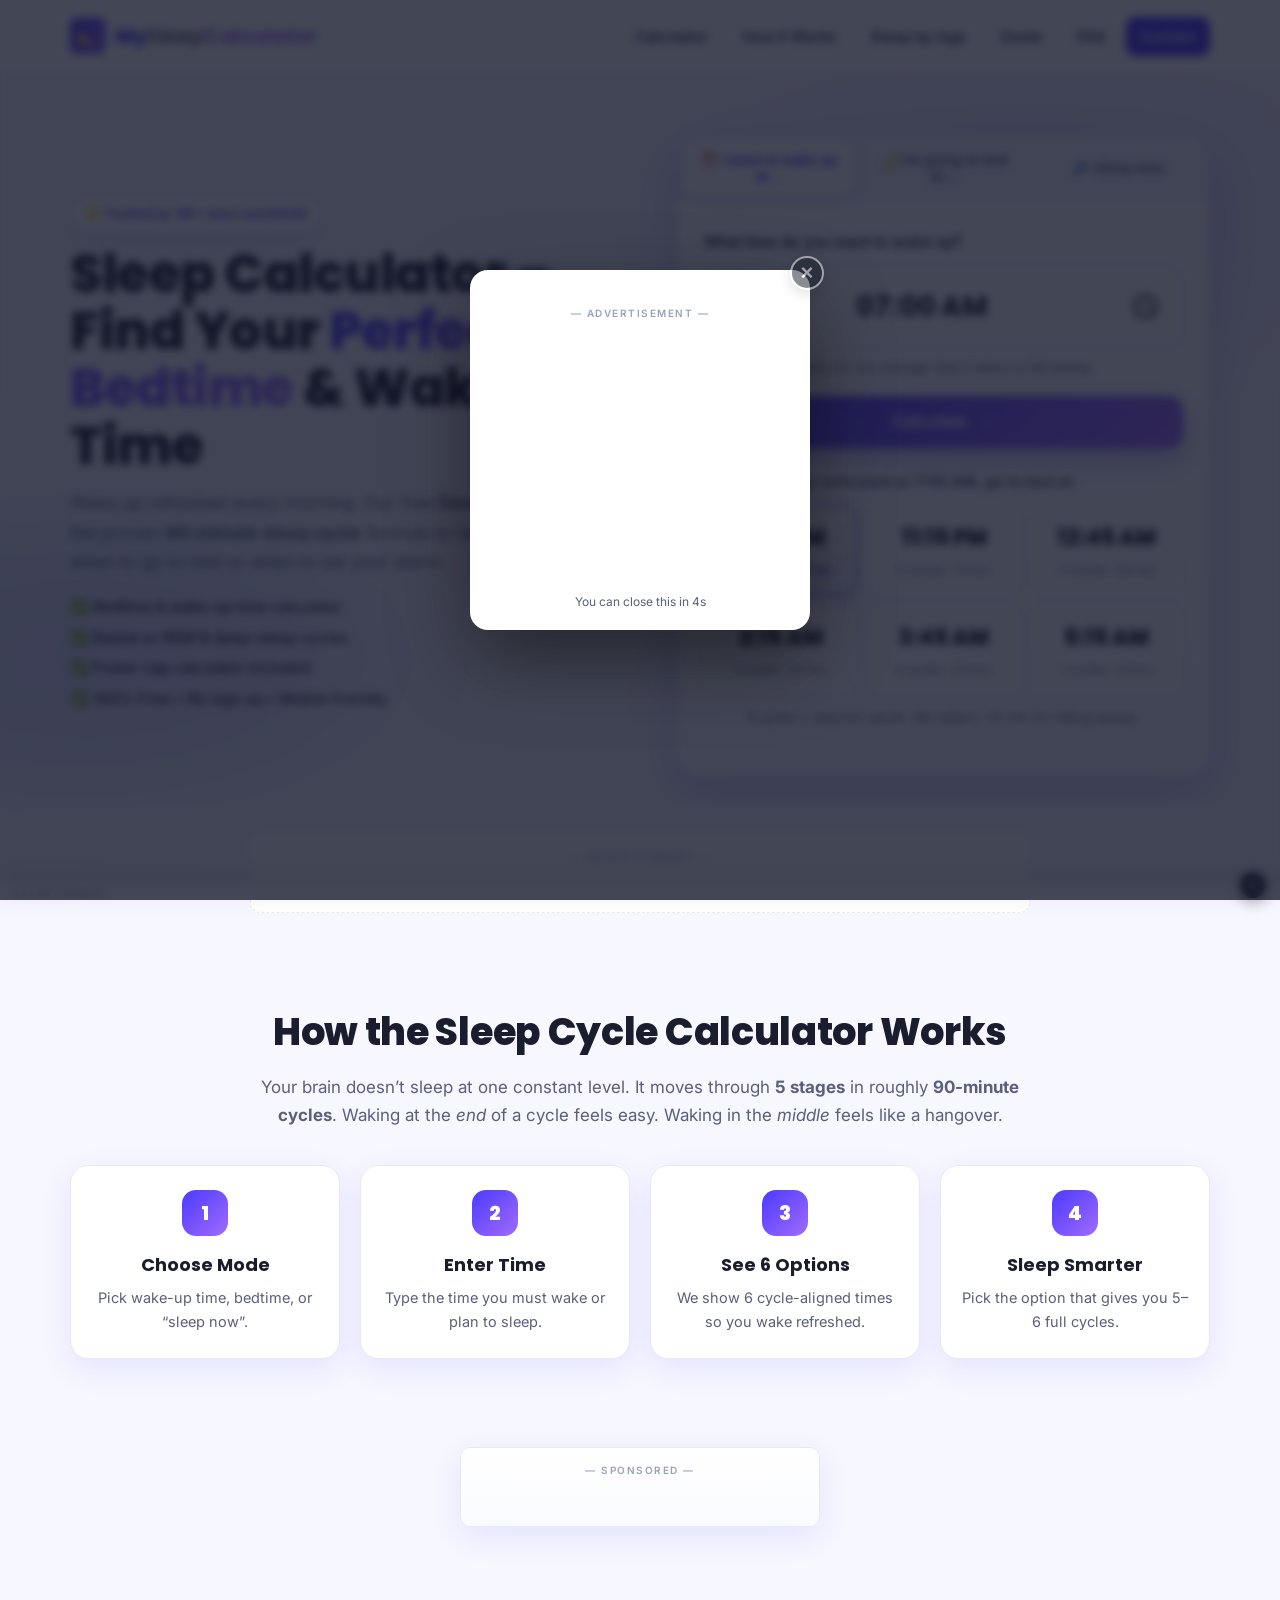
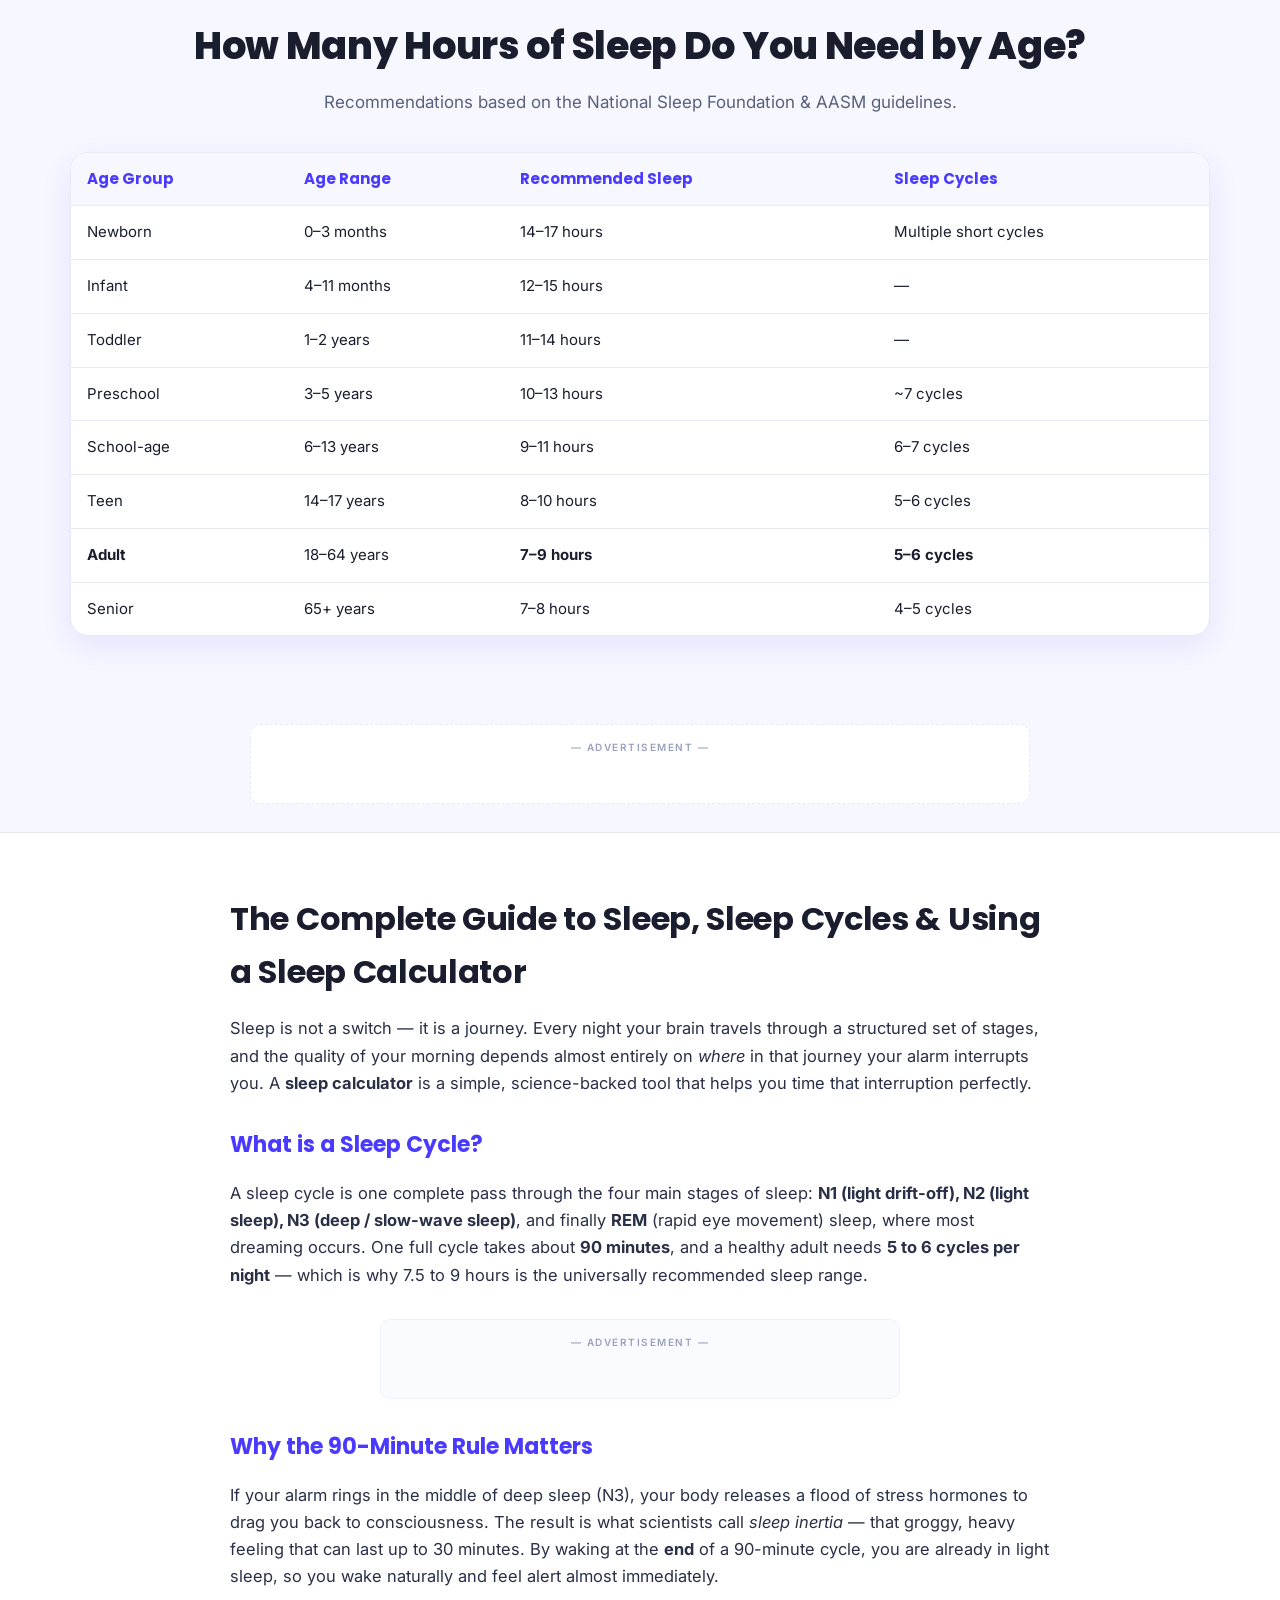
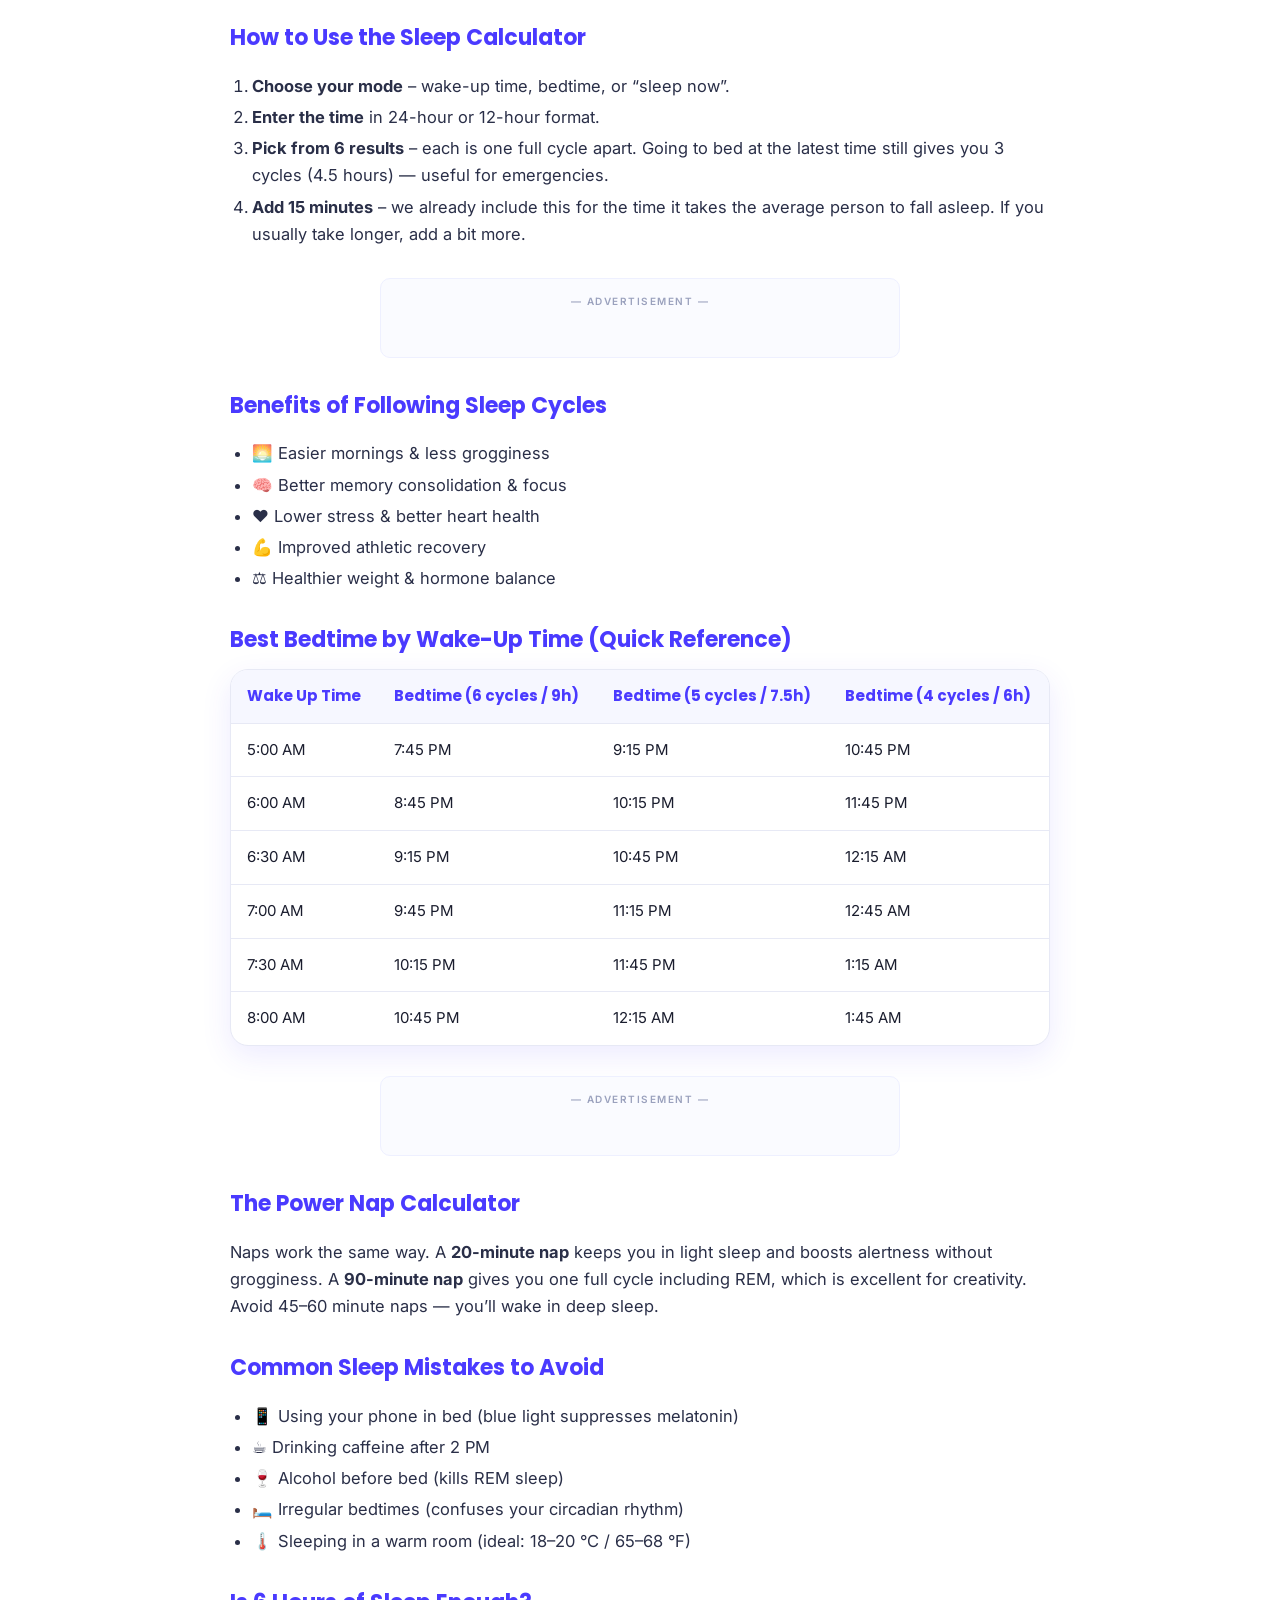
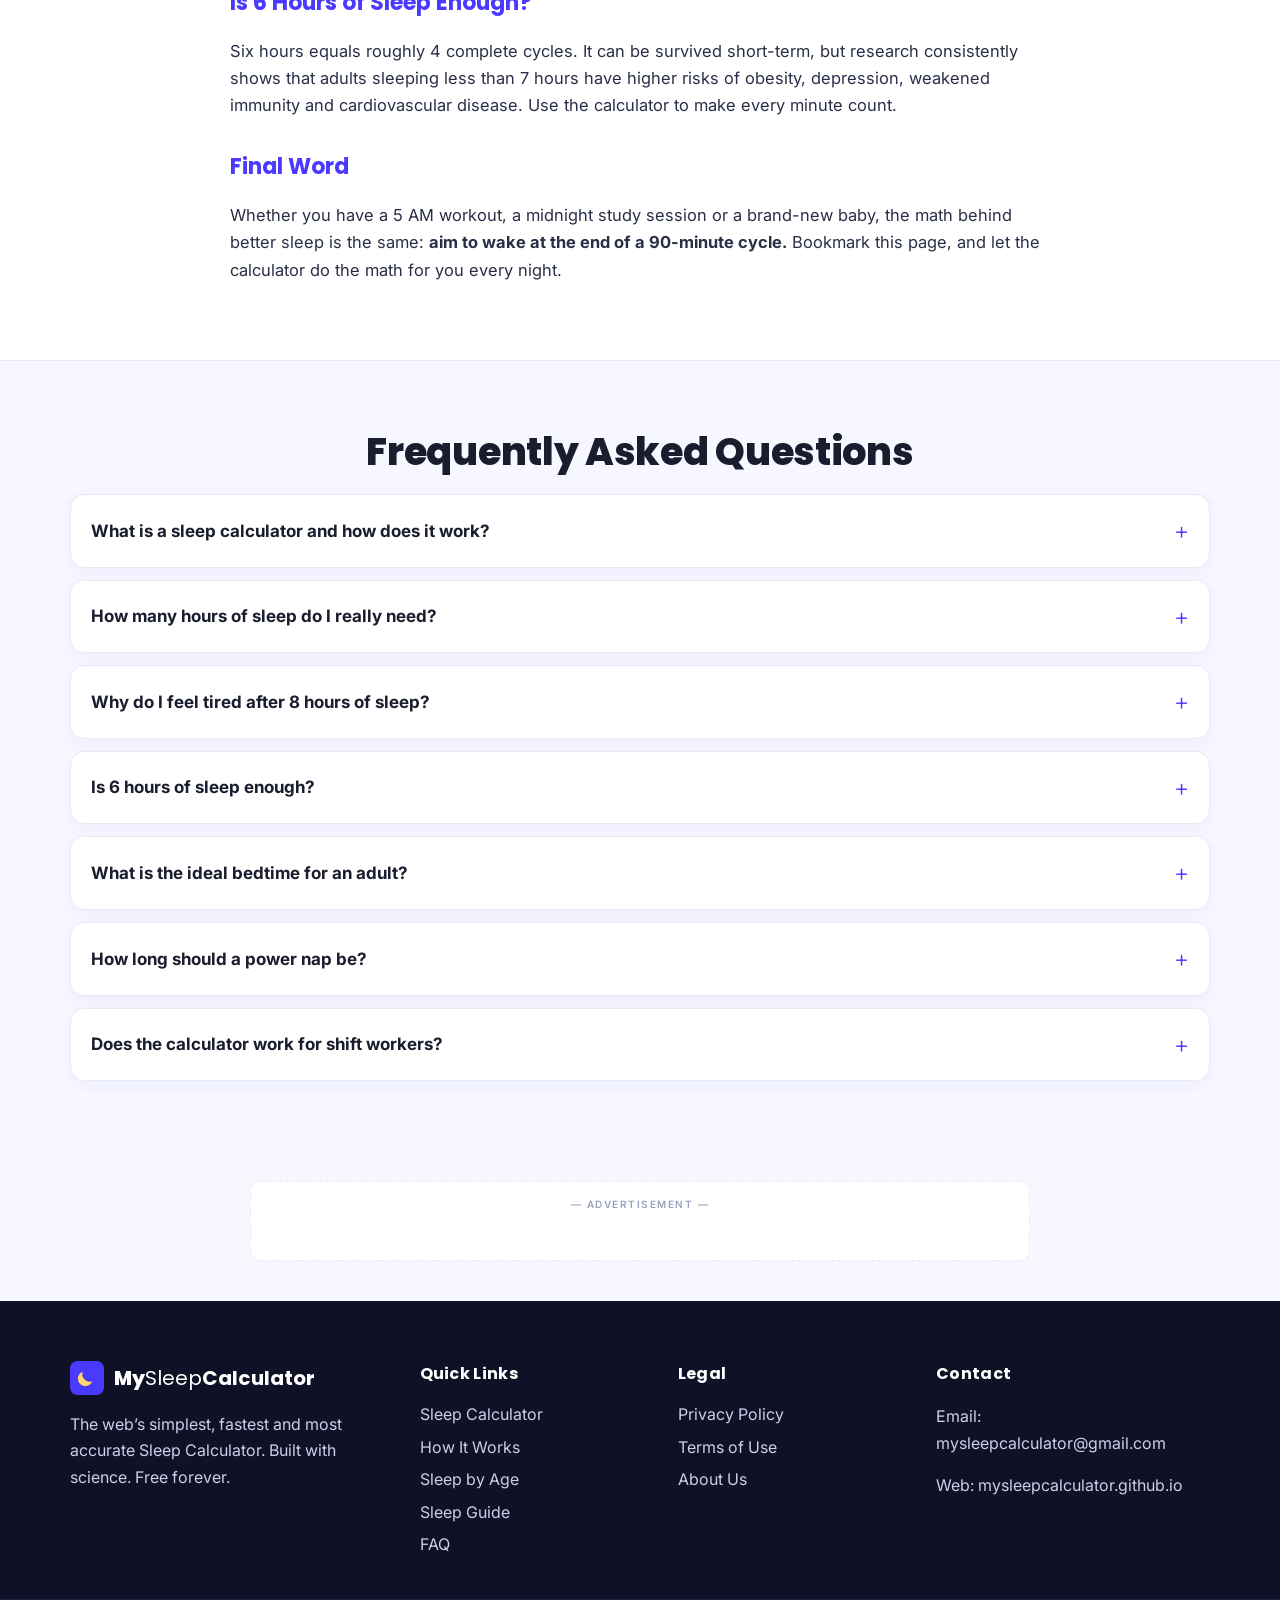
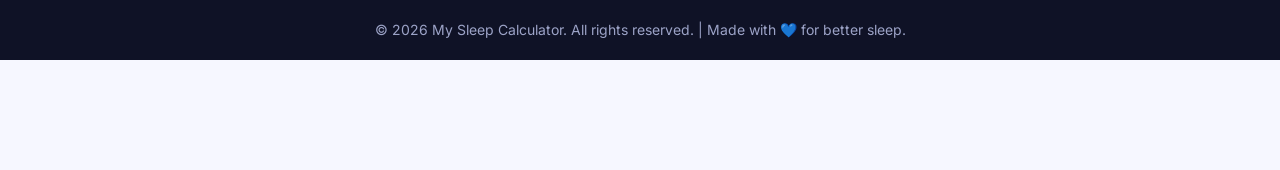
<file: index.html>
<!DOCTYPE html>
<html lang="en">
<head>
<meta charset="UTF-8" />
<meta http-equiv="X-UA-Compatible" content="IE=edge" />
<meta name="viewport" content="width=device-width, initial-scale=1.0, maximum-scale=5.0" />

<!-- ===================== PRIMARY SEO META ===================== -->
<title>Sleep Calculator – Best Bedtime & Wake Up Time Calculator (90-Minute Cycle) | My Sleep Calculator</title>
<meta name="description" content="Free Sleep Calculator – find the best bedtime and wake up time based on 90-minute sleep cycles. Calculate sleep hours, REM cycles, nap time and ideal bedtime by age. Mobile friendly, fast and accurate." />
<meta name="keywords" content="sleep calculator, bedtime calculator, wake up time calculator, sleep cycle calculator, 90 minute sleep cycle, sleep time calculator, nap calculator, sleep hours calculator, REM sleep calculator, ideal bedtime, sleepytime calculator, my sleep calculator" />
<meta name="author" content="My Sleep Calculator" />
<meta name="robots" content="index, follow, max-snippet:-1, max-image-preview:large, max-video-preview:-1" />
<meta name="googlebot" content="index, follow" />
<meta name="rating" content="general" />
<meta name="theme-color" content="#4a3aff" />
<link rel="canonical" href="https://mysleepcalculator.github.io/" />

<!-- ===================== OPEN GRAPH / FACEBOOK ===================== -->
<meta property="og:type" content="website" />
<meta property="og:site_name" content="My Sleep Calculator" />
<meta property="og:title" content="Sleep Calculator – Best Bedtime & Wake Up Time Calculator" />
<meta property="og:description" content="Calculate the perfect bedtime or wake up time using 90-minute sleep cycles. Free, fast & mobile-friendly Sleep Calculator." />
<meta property="og:url" content="https://mysleepcalculator.github.io/" />
<meta property="og:image" content="https://mysleepcalculator.github.io/assets/og-cover.png" />
<meta property="og:locale" content="en_US" />

<!-- ===================== TWITTER CARD ===================== -->
<meta name="twitter:card" content="summary_large_image" />
<meta name="twitter:title" content="Sleep Calculator – Bedtime & Wake Up Time Calculator" />
<meta name="twitter:description" content="Find your perfect bedtime with the 90-minute sleep cycle calculator. Wake up refreshed every morning." />
<meta name="twitter:image" content="https://mysleepcalculator.github.io/assets/og-cover.png" />

<!-- ===================== FAVICON ===================== -->
<link rel="icon" type="image/svg+xml" href="data:image/svg+xml,%3Csvg xmlns='http://www.w3.org/2000/svg' viewBox='0 0 64 64'%3E%3Cdefs%3E%3ClinearGradient id='g' x1='0' x2='1' y1='0' y2='1'%3E%3Cstop offset='0' stop-color='%234a3aff'/%3E%3Cstop offset='1' stop-color='%23a16bff'/%3E%3C/linearGradient%3E%3C/defs%3E%3Crect width='64' height='64' rx='14' fill='url(%23g)'/%3E%3Cpath d='M42 38a14 14 0 0 1-18-18 14 14 0 1 0 18 18z' fill='%23ffd76b'/%3E%3C/svg%3E" />

<!-- ===================== FONTS ===================== -->
<link rel="preconnect" href="https://fonts.googleapis.com" />
<link rel="preconnect" href="https://fonts.gstatic.com" crossorigin />
<link href="https://fonts.googleapis.com/css2?family=Inter:wght@400;500;600;700;800&family=Poppins:wght@600;700;800&display=swap" rel="stylesheet" />

<link rel="stylesheet" href="style.css" />

<!-- ===================== STRUCTURED DATA / SCHEMA ===================== -->
<script type="application/ld+json">
{
  "@context": "https://schema.org",
  "@graph": [
    { "@type": "WebSite", "@id": "https://mysleepcalculator.github.io/#website", "url": "https://mysleepcalculator.github.io/", "name": "My Sleep Calculator", "description": "Free Sleep Calculator – best bedtime and wake up time based on 90-minute sleep cycles.", "publisher": { "@id": "https://mysleepcalculator.github.io/#organization" }, "potentialAction": { "@type": "SearchAction", "target": "https://mysleepcalculator.github.io/?s={search_term_string}", "query-input": "required name=search_term_string" } },
    { "@type": "Organization", "@id": "https://mysleepcalculator.github.io/#organization", "name": "My Sleep Calculator", "url": "https://mysleepcalculator.github.io/", "email": "mysleepcalculator@gmail.com", "logo": { "@type": "ImageObject", "url": "https://mysleepcalculator.github.io/assets/logo.png", "width": 512, "height": 512 } },
    { "@type": "WebApplication", "name": "My Sleep Calculator", "url": "https://mysleepcalculator.github.io/", "applicationCategory": "HealthApplication", "operatingSystem": "Any", "browserRequirements": "Requires JavaScript", "offers": { "@type": "Offer", "price": "0", "priceCurrency": "USD" }, "aggregateRating": { "@type": "AggregateRating", "ratingValue": "4.9", "ratingCount": "1287", "bestRating": "5", "worstRating": "1" } },
    { "@type": "FAQPage", "mainEntity": [
      { "@type": "Question", "name": "What is a sleep calculator and how does it work?", "acceptedAnswer": { "@type": "Answer", "text": "A sleep calculator uses the 90-minute sleep cycle to suggest the best bedtime or wake up time so you wake at the end of a cycle (light sleep) instead of in the middle of deep or REM sleep, helping you feel refreshed." } },
      { "@type": "Question", "name": "How many hours of sleep do I need?", "acceptedAnswer": { "@type": "Answer", "text": "Most adults need 7–9 hours (5–6 sleep cycles). Teens need 8–10 hours, school-age children 9–12 hours, and toddlers 11–14 hours per day including naps." } },
      { "@type": "Question", "name": "Why do I feel tired even after 8 hours of sleep?", "acceptedAnswer": { "@type": "Answer", "text": "You may be waking in the middle of a deep-sleep stage. Using a sleep cycle calculator helps you wake at the end of a 90-minute cycle so you feel more alert." } },
      { "@type": "Question", "name": "Is 6 hours of sleep enough?", "acceptedAnswer": { "@type": "Answer", "text": "Six hours equals about 4 full cycles. It can work short-term, but long-term most adults need 5–6 cycles (7.5–9 hours) for optimal health, memory and metabolism." } },
      { "@type": "Question", "name": "What is the best time to go to sleep?", "acceptedAnswer": { "@type": "Answer", "text": "The best bedtime depends on when you must wake up. Count back in 90-minute blocks and add ~15 minutes to fall asleep. Our calculator does this automatically." } }
    ]},
    { "@type": "BreadcrumbList", "itemListElement": [
      { "@type": "ListItem", "position": 1, "name": "Home", "item": "https://mysleepcalculator.github.io/" },
      { "@type": "ListItem", "position": 2, "name": "Sleep Calculator", "item": "https://mysleepcalculator.github.io/#calculator" }
    ]},
    { "@type": "HowTo", "name": "How to use the Sleep Calculator", "description": "Find the perfect bedtime or wake up time using 90-minute sleep cycles.", "step": [
      { "@type": "HowToStep", "name": "Choose mode", "text": "Select whether you want to know what time to wake up or what time to go to bed." },
      { "@type": "HowToStep", "name": "Enter time", "text": "Enter the time you plan to sleep or the time you must wake up." },
      { "@type": "HowToStep", "name": "View results", "text": "The calculator shows 4–6 optimal times based on 90-minute sleep cycles." }
    ]}
  ]
}
</script>
</head>

<body>

<a href="#calculator" class="skip-link">Skip to calculator</a>

<!-- ============== HEADER ============== -->
<header class="site-header" id="top">
  <div class="container header-inner">
    <a href="#top" class="logo" aria-label="My Sleep Calculator – Home">
      <span class="logo-mark" aria-hidden="true">
        <svg viewBox="0 0 64 64" width="36" height="36">
          <defs><linearGradient id="lg" x1="0" x2="1" y1="0" y2="1"><stop offset="0" stop-color="#4a3aff"/><stop offset="1" stop-color="#a16bff"/></linearGradient></defs>
          <rect width="64" height="64" rx="14" fill="url(#lg)"/>
          <path d="M42 38a14 14 0 0 1-18-18 14 14 0 1 0 18 18z" fill="#ffd76b"/>
        </svg>
      </span>
      <span class="logo-text"><b>My</b>Sleep<span>Calculator</span></span>
    </a>

    <nav class="main-nav" aria-label="Primary">
      <button class="nav-toggle" aria-expanded="false" aria-controls="primary-menu" aria-label="Open menu">
        <span></span><span></span><span></span>
      </button>
      <ul id="primary-menu">
        <li><a href="#calculator">Calculator</a></li>
        <li><a href="#how-it-works">How It Works</a></li>
        <li><a href="#sleep-by-age">Sleep by Age</a></li>
        <li><a href="#article">Guide</a></li>
        <li><a href="#faq">FAQ</a></li>
        <li><a href="#contact" class="btn-link">Contact</a></li>
      </ul>
    </nav>
  </div>
</header>

<main>

<!-- ============== HERO + CALCULATOR ============== -->
<section class="hero" id="calculator">
  <div class="container hero-grid">

    <div class="hero-copy">
      <span class="eyebrow">⭐ Trusted by 1M+ users worldwide</span>
      <h1>Sleep Calculator – Find Your <span class="gradient-text">Perfect Bedtime</span> &amp; Wake Up Time</h1>
      <p class="lead">
        Wake up refreshed every morning. Our free <strong>Sleep Calculator</strong> uses the proven
        <strong>90-minute sleep cycle</strong> formula to tell you exactly when to go to bed or when to set your alarm.
      </p>
      <ul class="hero-bullets">
        <li>✅ Bedtime &amp; wake-up time calculator</li>
        <li>✅ Based on REM &amp; deep-sleep cycles</li>
        <li>✅ Power nap calculator included</li>
        <li>✅ 100% Free • No sign up • Mobile friendly</li>
      </ul>
    </div>

    <!-- ============ CALCULATOR CARD ============ -->
    <div class="calc-card" role="region" aria-label="Sleep Calculator Tool">
      <div class="calc-tabs" role="tablist">
        <button class="tab active" data-mode="wake" role="tab" aria-selected="true">⏰ I want to wake up at…</button>
        <button class="tab" data-mode="bed" role="tab" aria-selected="false">🌙 I’m going to bed at…</button>
        <button class="tab" data-mode="now" role="tab" aria-selected="false">💤 Sleep now</button>
      </div>

      <div class="calc-body">
        <label for="time-input" id="time-label">What time do you want to wake up?</label>
        <input type="time" id="time-input" value="07:00" aria-describedby="time-help" />
        <small id="time-help">We add ~15 minutes for the average time it takes to fall asleep.</small>

        <button id="calc-btn" class="btn-primary">Calculate <span aria-hidden="true">→</span></button>

        <div class="result" id="result" aria-live="polite"></div>
      </div>
    </div>
  </div>
</section>

<!-- =================================================================
     IMPRESSION #1  ▸  AD AFTER CALCULATOR RESULTS  (high-CTR zone)
     Desktop 468x60  |  Mobile 320x50
     ================================================================ -->
<div class="ad-wrap ad-inline container" aria-label="Advertisement">
  <span class="ad-label">— Advertisement —</span>
  <div class="ad-desktop">
    <script>atOptions={'key':'176bf26ccf6d534f205d8fb19fd1992c','format':'iframe','height':60,'width':468,'params':{}};</script>
    <script src="https://www.highperformanceformat.com/176bf26ccf6d534f205d8fb19fd1992c/invoke.js"></script>
  </div>
  <div class="ad-mobile">
    <script>atOptions={'key':'9bd48156b3855b495ef2e043464832da','format':'iframe','height':50,'width':320,'params':{}};</script>
    <script src="https://www.highperformanceformat.com/9bd48156b3855b495ef2e043464832da/invoke.js"></script>
  </div>
</div>

<!-- ============== HOW IT WORKS ============== -->
<section class="how" id="how-it-works">
  <div class="container">
    <h2 class="section-title">How the Sleep Cycle Calculator Works</h2>
    <p class="section-sub">Your brain doesn’t sleep at one constant level. It moves through <strong>5 stages</strong> in roughly <strong>90-minute cycles</strong>. Waking at the <em>end</em> of a cycle feels easy. Waking in the <em>middle</em> feels like a hangover.</p>

    <div class="how-grid">
      <div class="how-card"><div class="how-num">1</div><h3>Choose Mode</h3><p>Pick wake-up time, bedtime, or “sleep now”.</p></div>
      <div class="how-card"><div class="how-num">2</div><h3>Enter Time</h3><p>Type the time you must wake or plan to sleep.</p></div>
      <div class="how-card"><div class="how-num">3</div><h3>See 6 Options</h3><p>We show 6 cycle-aligned times so you wake refreshed.</p></div>
      <div class="how-card"><div class="how-num">4</div><h3>Sleep Smarter</h3><p>Pick the option that gives you 5–6 full cycles.</p></div>
    </div>
  </div>
</section>

<!-- =================================================================
     IMPRESSION #2  ▸  IN-CONTENT 300x250 RECTANGLE (native style)
     ================================================================ -->
<div class="ad-wrap ad-native container" aria-label="Advertisement">
  <span class="ad-label">— Sponsored —</span>
  <script>atOptions={'key':'d88514d97dbd83c155dbaafab6d99b26','format':'iframe','height':250,'width':300,'params':{}};</script>
  <script src="https://www.highperformanceformat.com/d88514d97dbd83c155dbaafab6d99b26/invoke.js"></script>
</div>

<!-- ============== SLEEP BY AGE ============== -->
<section class="age" id="sleep-by-age">
  <div class="container">
    <h2 class="section-title">How Many Hours of Sleep Do You Need by Age?</h2>
    <p class="section-sub">Recommendations based on the National Sleep Foundation &amp; AASM guidelines.</p>

    <div class="table-wrap">
      <table class="age-table">
        <thead>
          <tr><th>Age Group</th><th>Age Range</th><th>Recommended Sleep</th><th>Sleep Cycles</th></tr>
        </thead>
        <tbody>
          <tr><td>Newborn</td><td>0–3 months</td><td>14–17 hours</td><td>Multiple short cycles</td></tr>
          <tr><td>Infant</td><td>4–11 months</td><td>12–15 hours</td><td>—</td></tr>
          <tr><td>Toddler</td><td>1–2 years</td><td>11–14 hours</td><td>—</td></tr>
          <tr><td>Preschool</td><td>3–5 years</td><td>10–13 hours</td><td>~7 cycles</td></tr>
          <tr><td>School-age</td><td>6–13 years</td><td>9–11 hours</td><td>6–7 cycles</td></tr>
          <tr><td>Teen</td><td>14–17 years</td><td>8–10 hours</td><td>5–6 cycles</td></tr>
          <tr><td><strong>Adult</strong></td><td>18–64 years</td><td><strong>7–9 hours</strong></td><td><strong>5–6 cycles</strong></td></tr>
          <tr><td>Senior</td><td>65+ years</td><td>7–8 hours</td><td>4–5 cycles</td></tr>
        </tbody>
      </table>
    </div>
  </div>
</section>

<!-- =================================================================
     IMPRESSION #3  ▸  468x60 BANNER BETWEEN SECTIONS
     ================================================================ -->
<div class="ad-wrap ad-inline container" aria-label="Advertisement">
  <span class="ad-label">— Advertisement —</span>
  <div class="ad-desktop">
    <script>atOptions={'key':'749470937ff19965de0259c037832528','format':'iframe','height':90,'width':728,'params':{}};</script>
    <script src="https://www.highperformanceformat.com/749470937ff19965de0259c037832528/invoke.js"></script>
  </div>
  <div class="ad-mobile">
    <script>atOptions={'key':'9bd48156b3855b495ef2e043464832da','format':'iframe','height':50,'width':320,'params':{}};</script>
    <script src="https://www.highperformanceformat.com/9bd48156b3855b495ef2e043464832da/invoke.js"></script>
  </div>
</div>

<!-- ============== DETAILED SEO ARTICLE WITH IN-CONTENT ADS ============== -->
<article class="article" id="article">
  <div class="container">
    <div class="article-body">
      <h2>The Complete Guide to Sleep, Sleep Cycles &amp; Using a Sleep Calculator</h2>

      <p>Sleep is not a switch — it is a journey. Every night your brain travels through a structured set of stages,
      and the quality of your morning depends almost entirely on <em>where</em> in that journey your alarm interrupts you.
      A <strong>sleep calculator</strong> is a simple, science-backed tool that helps you time that interruption perfectly.</p>

      <h3>What is a Sleep Cycle?</h3>
      <p>A sleep cycle is one complete pass through the four main stages of sleep:
      <strong>N1 (light drift-off), N2 (light sleep), N3 (deep / slow-wave sleep)</strong>, and finally <strong>REM</strong> (rapid eye movement) sleep,
      where most dreaming occurs. One full cycle takes about <strong>90 minutes</strong>, and a healthy adult needs
      <strong>5 to 6 cycles per night</strong> — which is why 7.5 to 9 hours is the universally recommended sleep range.</p>

      <!-- ============ IMPRESSION #4  ▸  IN-ARTICLE 300x250 (native, mid-content) ============ -->
      <div class="ad-wrap ad-incontent" aria-label="Advertisement">
        <span class="ad-label">— Advertisement —</span>
        <script>atOptions={'key':'d88514d97dbd83c155dbaafab6d99b26','format':'iframe','height':250,'width':300,'params':{}};</script>
        <script src="https://www.highperformanceformat.com/d88514d97dbd83c155dbaafab6d99b26/invoke.js"></script>
      </div>

      <h3>Why the 90-Minute Rule Matters</h3>
      <p>If your alarm rings in the middle of deep sleep (N3), your body releases a flood of stress hormones to drag you
      back to consciousness. The result is what scientists call <em>sleep inertia</em> — that groggy, heavy feeling that can last up to 30 minutes.
      By waking at the <strong>end</strong> of a 90-minute cycle, you are already in light sleep, so you wake naturally and feel alert almost immediately.</p>

      <h3>How to Use the Sleep Calculator</h3>
      <ol>
        <li><strong>Choose your mode</strong> – wake-up time, bedtime, or “sleep now”.</li>
        <li><strong>Enter the time</strong> in 24-hour or 12-hour format.</li>
        <li><strong>Pick from 6 results</strong> – each is one full cycle apart. Going to bed at the latest time still gives you 3 cycles (4.5 hours) — useful for emergencies.</li>
        <li><strong>Add 15 minutes</strong> – we already include this for the time it takes the average person to fall asleep. If you usually take longer, add a bit more.</li>
      </ol>

      <!-- ============ IMPRESSION #5  ▸  IN-ARTICLE 468x60 / 320x50 banner ============ -->
      <div class="ad-wrap ad-incontent" aria-label="Advertisement">
        <span class="ad-label">— Advertisement —</span>
        <div class="ad-desktop">
          <script>atOptions={'key':'176bf26ccf6d534f205d8fb19fd1992c','format':'iframe','height':60,'width':468,'params':{}};</script>
          <script src="https://www.highperformanceformat.com/176bf26ccf6d534f205d8fb19fd1992c/invoke.js"></script>
        </div>
        <div class="ad-mobile">
          <script>atOptions={'key':'9bd48156b3855b495ef2e043464832da','format':'iframe','height':50,'width':320,'params':{}};</script>
          <script src="https://www.highperformanceformat.com/9bd48156b3855b495ef2e043464832da/invoke.js"></script>
        </div>
      </div>

      <h3>Benefits of Following Sleep Cycles</h3>
      <ul>
        <li>🌅 Easier mornings &amp; less grogginess</li>
        <li>🧠 Better memory consolidation &amp; focus</li>
        <li>❤️ Lower stress &amp; better heart health</li>
        <li>💪 Improved athletic recovery</li>
        <li>⚖️ Healthier weight &amp; hormone balance</li>
      </ul>

      <h3>Best Bedtime by Wake-Up Time (Quick Reference)</h3>
      <div class="table-wrap">
        <table class="age-table">
          <thead><tr><th>Wake Up Time</th><th>Bedtime (6 cycles / 9h)</th><th>Bedtime (5 cycles / 7.5h)</th><th>Bedtime (4 cycles / 6h)</th></tr></thead>
          <tbody>
            <tr><td>5:00 AM</td><td>7:45 PM</td><td>9:15 PM</td><td>10:45 PM</td></tr>
            <tr><td>6:00 AM</td><td>8:45 PM</td><td>10:15 PM</td><td>11:45 PM</td></tr>
            <tr><td>6:30 AM</td><td>9:15 PM</td><td>10:45 PM</td><td>12:15 AM</td></tr>
            <tr><td>7:00 AM</td><td>9:45 PM</td><td>11:15 PM</td><td>12:45 AM</td></tr>
            <tr><td>7:30 AM</td><td>10:15 PM</td><td>11:45 PM</td><td>1:15 AM</td></tr>
            <tr><td>8:00 AM</td><td>10:45 PM</td><td>12:15 AM</td><td>1:45 AM</td></tr>
          </tbody>
        </table>
      </div>

      <!-- ============ IMPRESSION #6  ▸  ANOTHER IN-ARTICLE 300x250 ============ -->
      <div class="ad-wrap ad-incontent" aria-label="Advertisement">
        <span class="ad-label">— Advertisement —</span>
        <script>atOptions={'key':'d88514d97dbd83c155dbaafab6d99b26','format':'iframe','height':250,'width':300,'params':{}};</script>
        <script src="https://www.highperformanceformat.com/d88514d97dbd83c155dbaafab6d99b26/invoke.js"></script>
      </div>

      <h3>The Power Nap Calculator</h3>
      <p>Naps work the same way. A <strong>20-minute nap</strong> keeps you in light sleep and boosts alertness without grogginess. A <strong>90-minute nap</strong> gives you one full cycle including REM, which is excellent for creativity. Avoid 45–60 minute naps — you’ll wake in deep sleep.</p>

      <h3>Common Sleep Mistakes to Avoid</h3>
      <ul>
        <li>📱 Using your phone in bed (blue light suppresses melatonin)</li>
        <li>☕ Drinking caffeine after 2 PM</li>
        <li>🍷 Alcohol before bed (kills REM sleep)</li>
        <li>🛏️ Irregular bedtimes (confuses your circadian rhythm)</li>
        <li>🌡️ Sleeping in a warm room (ideal: 18–20 °C / 65–68 °F)</li>
      </ul>

      <h3>Is 6 Hours of Sleep Enough?</h3>
      <p>Six hours equals roughly 4 complete cycles. It can be survived short-term, but research consistently shows that
      adults sleeping less than 7 hours have higher risks of obesity, depression, weakened immunity and cardiovascular disease.
      Use the calculator to make every minute count.</p>

      <h3>Final Word</h3>
      <p>Whether you have a 5 AM workout, a midnight study session or a brand-new baby, the math behind better sleep is the same:
      <strong>aim to wake at the end of a 90-minute cycle.</strong> Bookmark this page, and let the calculator do the math for you every night.</p>
    </div>
  </div>
</article>

<!-- ============== FAQ ============== -->
<section class="faq" id="faq">
  <div class="container">
    <h2 class="section-title">Frequently Asked Questions</h2>

    <details><summary>What is a sleep calculator and how does it work?</summary>
      <p>A sleep calculator uses the 90-minute sleep cycle to suggest the best bedtime or wake-up time so you finish at the end of a cycle and wake feeling refreshed.</p></details>

    <details><summary>How many hours of sleep do I really need?</summary>
      <p>Most adults need 7–9 hours (5–6 cycles). Teens need 8–10 hours, school-age children 9–11 hours, toddlers 11–14 hours, and newborns 14–17 hours per day.</p></details>

    <details><summary>Why do I feel tired after 8 hours of sleep?</summary>
      <p>You probably woke during deep sleep. Use this calculator to wake at the end of a 90-minute cycle and you’ll feel noticeably better.</p></details>

    <details><summary>Is 6 hours of sleep enough?</summary>
      <p>Six hours (4 cycles) is acceptable occasionally, but long-term most adults need 5–6 cycles for optimal health.</p></details>

    <details><summary>What is the ideal bedtime for an adult?</summary>
      <p>Count backwards from your wake-up time in 90-minute blocks. For a 6:30 AM alarm, 10:45 PM (5 cycles + 15 min to fall asleep) is ideal.</p></details>

    <details><summary>How long should a power nap be?</summary>
      <p>20 minutes for an energy boost, or a full 90 minutes for a complete cycle including REM. Avoid the 45–60 minute zone.</p></details>

    <details><summary>Does the calculator work for shift workers?</summary>
      <p>Yes. The 90-minute cycle is biological, not clock-based. Set the time you actually plan to sleep or wake — the math is identical.</p></details>

  </div>
</section>

<!-- =================================================================
     IMPRESSION #7  ▸  PRE-FOOTER BANNER (728x90 / 320x50)
     ================================================================ -->
<div class="ad-wrap ad-inline container" aria-label="Advertisement">
  <span class="ad-label">— Advertisement —</span>
  <div class="ad-desktop">
    <script>atOptions={'key':'749470937ff19965de0259c037832528','format':'iframe','height':90,'width':728,'params':{}};</script>
    <script src="https://www.highperformanceformat.com/749470937ff19965de0259c037832528/invoke.js"></script>
  </div>
  <div class="ad-mobile">
    <script>atOptions={'key':'9bd48156b3855b495ef2e043464832da','format':'iframe','height':50,'width':320,'params':{}};</script>
    <script src="https://www.highperformanceformat.com/9bd48156b3855b495ef2e043464832da/invoke.js"></script>
  </div>
</div>
</main>

<!-- ============== FOOTER ============== -->
<footer class="site-footer" id="contact">
  <div class="container footer-grid">
    <div>
      <div class="logo logo-footer">
        <span class="logo-mark" aria-hidden="true">
          <svg viewBox="0 0 64 64" width="34" height="34">
            <rect width="64" height="64" rx="14" fill="#4a3aff"/>
            <path d="M42 38a14 14 0 0 1-18-18 14 14 0 1 0 18 18z" fill="#ffd76b"/>
          </svg>
        </span>
        <span class="logo-text"><b>My</b>Sleep<span>Calculator</span></span>
      </div>
      <p>The web’s simplest, fastest and most accurate Sleep Calculator. Built with science. Free forever.</p>
    </div>

    <div>
      <h4>Quick Links</h4>
      <ul>
        <li><a href="#calculator">Sleep Calculator</a></li>
        <li><a href="#how-it-works">How It Works</a></li>
        <li><a href="#sleep-by-age">Sleep by Age</a></li>
        <li><a href="#article">Sleep Guide</a></li>
        <li><a href="#faq">FAQ</a></li>
      </ul>
    </div>

    <div>
      <h4>Legal</h4>
      <ul>
        <li><a href="privacy.html">Privacy Policy</a></li>
        <li><a href="terms.html">Terms of Use</a></li>
        <li><a href="about.html">About Us</a></li>
      </ul>
    </div>

    <div>
      <h4>Contact</h4>
      <p>Email: <a href="mailto:mysleepcalculator@gmail.com">mysleepcalculator@gmail.com</a></p>
      <p>Web: <a href="https://mysleepcalculator.github.io/">mysleepcalculator.github.io</a></p>
    </div>
  </div>

  <div class="footer-bottom">
    <div class="container">
      <p>© <span id="year"></span> My Sleep Calculator. All rights reserved. | Made with 💙 for better sleep.</p>
    </div>
  </div>
</footer>


<!-- =================================================================
     ╔═══════════════════════════════════════════════════════════════╗
     ║   ADSENSE-STYLE AGGRESSIVE AD UNITS — AUTO TRIGGERED         ║
     ║   Loaded by script.js after user scroll/time conditions      ║
     ╚═══════════════════════════════════════════════════════════════╝
     ================================================================ -->

<!-- ============ IMPRESSION #8  ▸  LEFT SLIDING SIDEBAR (Desktop only) 160x300 ============ -->
<aside class="floating-side floating-left" id="floatLeft" aria-label="Advertisement" style="display:none">
  <button class="ad-close" data-target="floatLeft" aria-label="Close">×</button>
  <span class="ad-label">Ad</span>
  <script>atOptions={'key':'9307299de197c02edf0a259278682257','format':'iframe','height':300,'width':160,'params':{}};</script>
  <script src="https://www.highperformanceformat.com/9307299de197c02edf0a259278682257/invoke.js"></script>
</aside>

<!-- ============ IMPRESSION #9  ▸  RIGHT SLIDING SIDEBAR (Desktop only) 160x600 ============ -->
<aside class="floating-side floating-right" id="floatRight" aria-label="Advertisement" style="display:none">
  <button class="ad-close" data-target="floatRight" aria-label="Close">×</button>
  <span class="ad-label">Ad</span>
  <script>atOptions={'key':'82b7965758f95919de6271e55022e127','format':'iframe','height':600,'width':160,'params':{}};</script>
  <script src="https://www.highperformanceformat.com/82b7965758f95919de6271e55022e127/invoke.js"></script>
</aside>

<!-- ============ IMPRESSION #10  ▸  300x250 INTERSTITIAL POPUP (center modal) ============ -->
<div class="interstitial-backdrop" id="interBackdrop" style="display:none">
  <div class="interstitial-card" role="dialog" aria-label="Advertisement">
    <button class="ad-close inter-close" id="interClose" aria-label="Close advertisement">×</button>
    <span class="ad-label">— Advertisement —</span>
    <div class="inter-body">
      <script>atOptions={'key':'d88514d97dbd83c155dbaafab6d99b26','format':'iframe','height':250,'width':300,'params':{}};</script>
      <script src="https://www.highperformanceformat.com/d88514d97dbd83c155dbaafab6d99b26/invoke.js"></script>
    </div>
    <div class="inter-skip">You can close this in <span id="interTimer">5</span>s</div>
  </div>
</div>

<!-- ============ BOTTOM STICKY ANCHOR (AdSense-style) ============
     Desktop: 728x90 leaderboard anchor
     Mobile : 320x50 anchor
     ===================================================== -->
<div class="anchor-ad" id="anchorAd" style="display:none">
  <button class="ad-close anchor-close" id="anchorClose" aria-label="Close advertisement">×</button>
  <span class="ad-label">Advertisement</span>
  <div class="anchor-inner">
    <div class="ad-desktop">
      <script>atOptions={'key':'749470937ff19965de0259c037832528','format':'iframe','height':90,'width':728,'params':{}};</script>
      <script src="https://www.highperformanceformat.com/749470937ff19965de0259c037832528/invoke.js"></script>
    </div>
    <div class="ad-mobile">
      <script>atOptions={'key':'9bd48156b3855b495ef2e043464832da','format':'iframe','height':50,'width':320,'params':{}};</script>
      <script src="https://www.highperformanceformat.com/9bd48156b3855b495ef2e043464832da/invoke.js"></script>
    </div>
  </div>
</div>

<!-- ============ POP-UNDER (loads on first user interaction) ============ -->
<script async="async" data-cfasync="false" src="https://pl29523078.effectivecpmnetwork.com/0eeda2853a7f84201b1a7871b0ce9401/invoke.js"></script>
<div id="container-0eeda2853a7f84201b1a7871b0ce9401"></div>

<script src="script.js"></script>
</body>
</html>
</file>
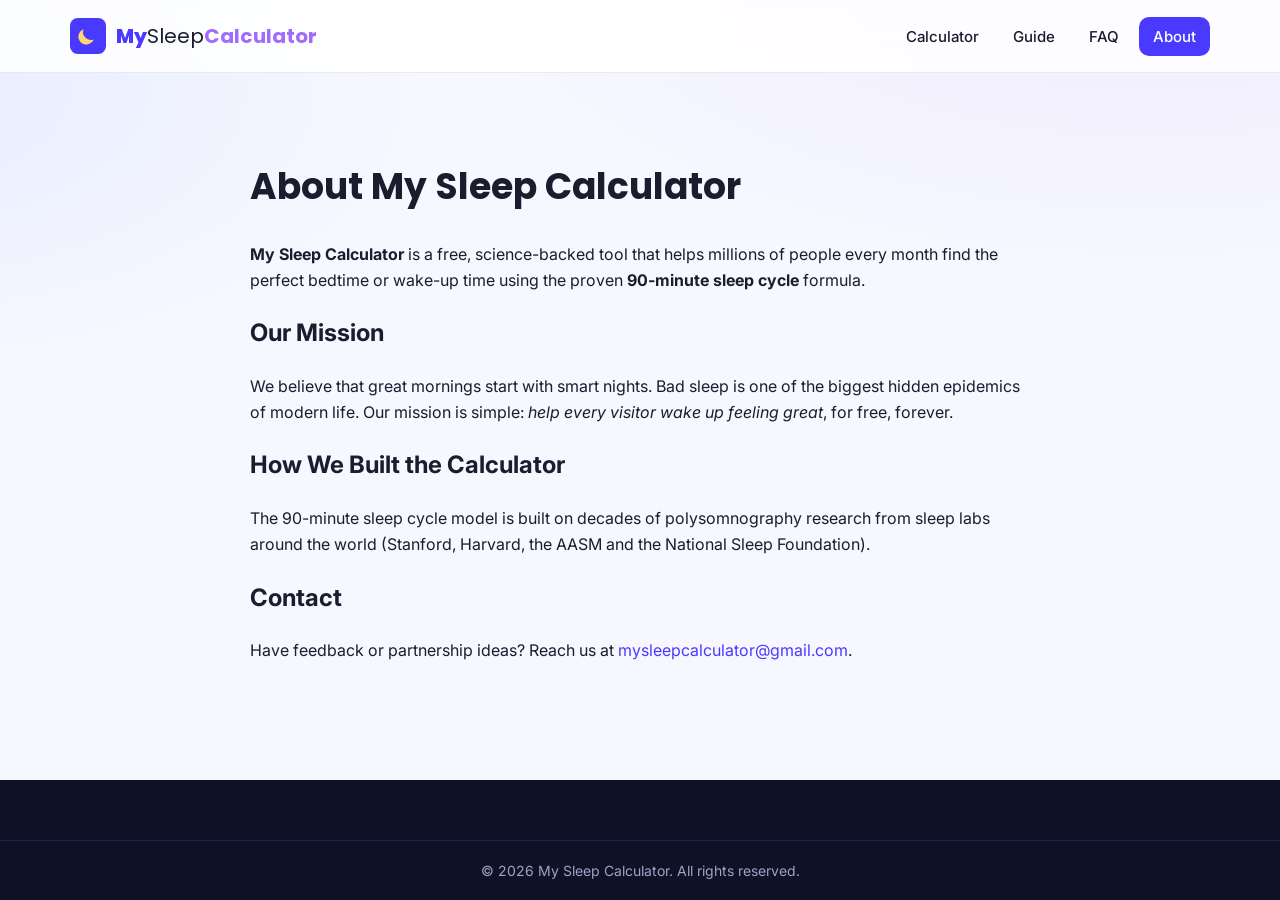
<file: about.html>
<!DOCTYPE html>
<html lang="en"><head>
<meta charset="UTF-8" /><meta name="viewport" content="width=device-width, initial-scale=1.0" />
<title>About Us – My Sleep Calculator</title>
<meta name="description" content="Learn about My Sleep Calculator – our mission to help everyone wake up refreshed using science-based 90-minute sleep cycle technology." />
<link rel="canonical" href="https://mysleepcalculator.github.io/about.html" /><meta name="robots" content="index, follow" />
<link rel="icon" type="image/svg+xml" href="data:image/svg+xml,%3Csvg xmlns='http://www.w3.org/2000/svg' viewBox='0 0 64 64'%3E%3Crect width='64' height='64' rx='14' fill='%234a3aff'/%3E%3Cpath d='M42 38a14 14 0 0 1-18-18 14 14 0 1 0 18 18z' fill='%23ffd76b'/%3E%3C/svg%3E" />
<link rel="preconnect" href="https://fonts.googleapis.com" /><link href="https://fonts.googleapis.com/css2?family=Inter:wght@400;500;600;700;800&family=Poppins:wght@600;700;800&display=swap" rel="stylesheet" />
<link rel="stylesheet" href="style.css" /></head><body>
<header class="site-header"><div class="container header-inner">
  <a href="index.html" class="logo"><span class="logo-mark"><svg viewBox="0 0 64 64" width="36" height="36"><rect width="64" height="64" rx="14" fill="#4a3aff"/><path d="M42 38a14 14 0 0 1-18-18 14 14 0 1 0 18 18z" fill="#ffd76b"/></svg></span><span class="logo-text"><b>My</b>Sleep<span>Calculator</span></span></a>
  <nav class="main-nav"><ul><li><a href="index.html#calculator">Calculator</a></li><li><a href="index.html#article">Guide</a></li><li><a href="index.html#faq">FAQ</a></li><li><a href="about.html" class="btn-link">About</a></li></ul></nav>
</div></header>
<main class="container" style="max-width:820px;padding:60px 20px">
  <h1 style="font-family:Poppins;font-size:36px">About My Sleep Calculator</h1>
  <p><strong>My Sleep Calculator</strong> is a free, science-backed tool that helps millions of people every month find the perfect bedtime or wake-up time using the proven <strong>90-minute sleep cycle</strong> formula.</p>
  <h2>Our Mission</h2><p>We believe that great mornings start with smart nights. Bad sleep is one of the biggest hidden epidemics of modern life. Our mission is simple: <em>help every visitor wake up feeling great</em>, for free, forever.</p>
  <h2>How We Built the Calculator</h2><p>The 90-minute sleep cycle model is built on decades of polysomnography research from sleep labs around the world (Stanford, Harvard, the AASM and the National Sleep Foundation).</p>
  <h2>Contact</h2><p>Have feedback or partnership ideas? Reach us at <a href="mailto:mysleepcalculator@gmail.com">mysleepcalculator@gmail.com</a>.</p>
</main>
<footer class="site-footer"><div class="footer-bottom"><div class="container"><p>© <span id="y"></span> My Sleep Calculator. All rights reserved.</p></div></div></footer>
<script>document.getElementById('y').textContent=new Date().getFullYear();</script></body></html>
</file>
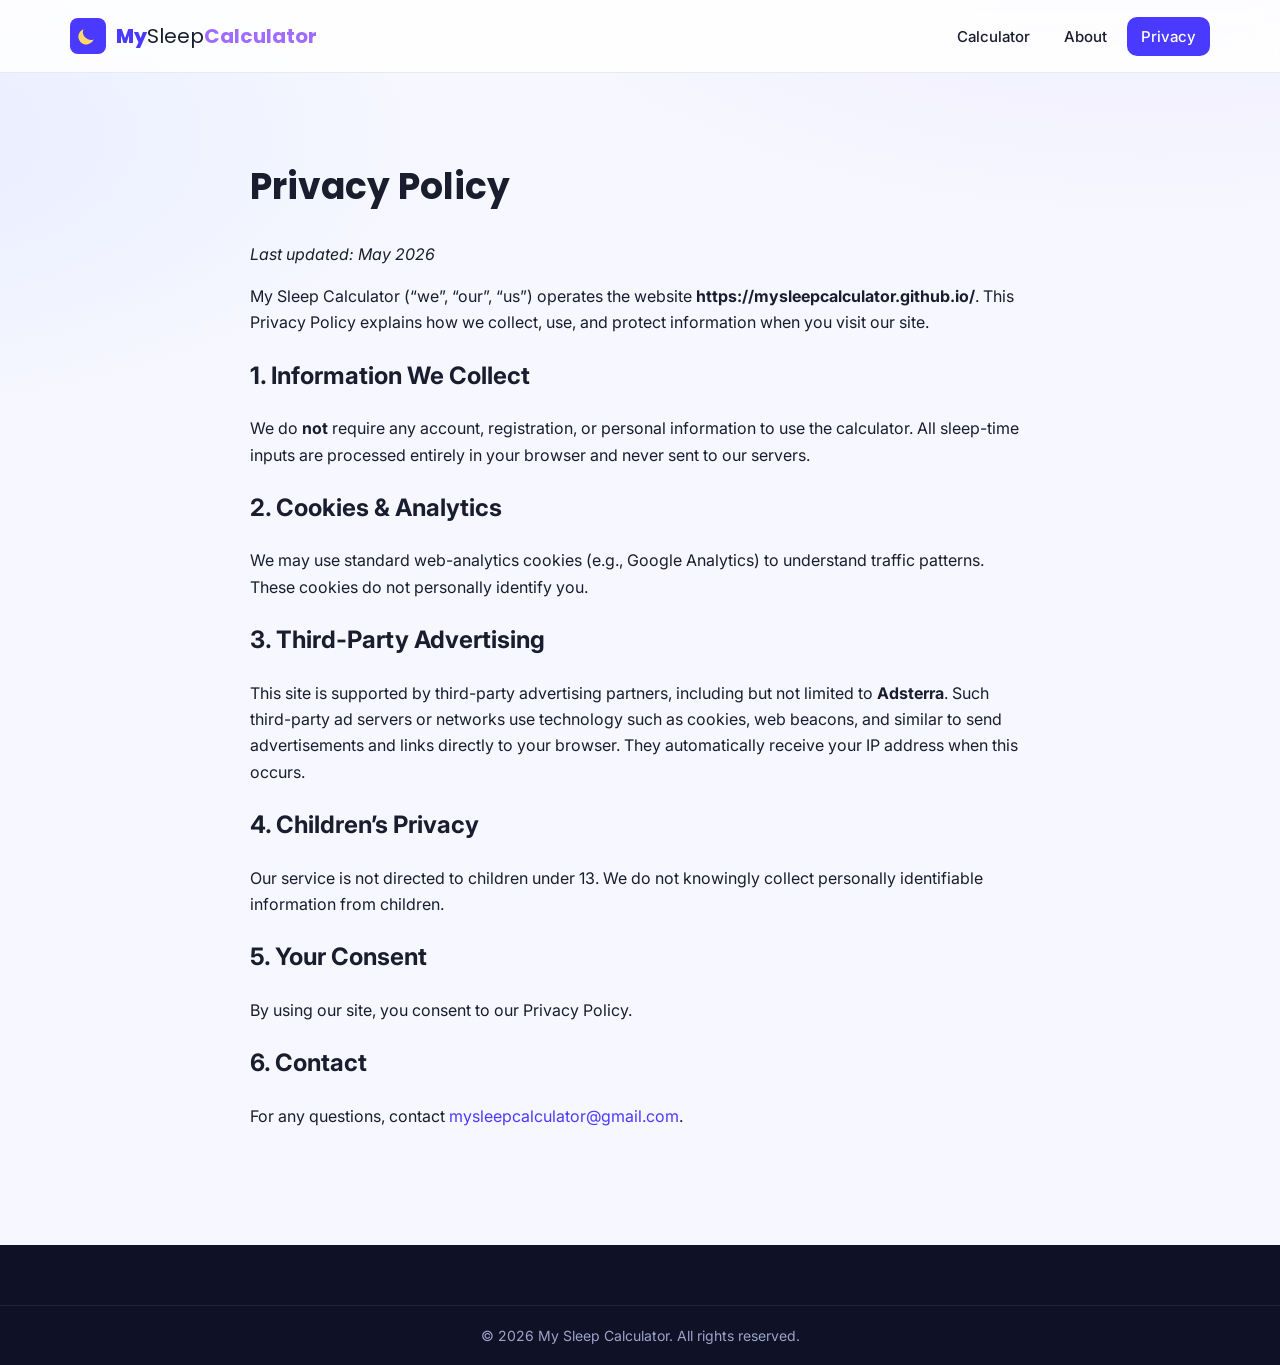
<file: privacy.html>
<!DOCTYPE html>
<html lang="en"><head>
<meta charset="UTF-8" /><meta name="viewport" content="width=device-width, initial-scale=1.0" />
<title>Privacy Policy – My Sleep Calculator</title>
<meta name="description" content="Privacy Policy for My Sleep Calculator. Learn how we handle visitor data, cookies and third-party advertising partners." />
<link rel="canonical" href="https://mysleepcalculator.github.io/privacy.html" /><meta name="robots" content="index, follow" />
<link rel="icon" type="image/svg+xml" href="data:image/svg+xml,%3Csvg xmlns='http://www.w3.org/2000/svg' viewBox='0 0 64 64'%3E%3Crect width='64' height='64' rx='14' fill='%234a3aff'/%3E%3Cpath d='M42 38a14 14 0 0 1-18-18 14 14 0 1 0 18 18z' fill='%23ffd76b'/%3E%3C/svg%3E" />
<link rel="preconnect" href="https://fonts.googleapis.com" /><link href="https://fonts.googleapis.com/css2?family=Inter:wght@400;500;600;700;800&family=Poppins:wght@600;700;800&display=swap" rel="stylesheet" />
<link rel="stylesheet" href="style.css" /></head><body>
<header class="site-header"><div class="container header-inner">
  <a href="index.html" class="logo"><span class="logo-mark"><svg viewBox="0 0 64 64" width="36" height="36"><rect width="64" height="64" rx="14" fill="#4a3aff"/><path d="M42 38a14 14 0 0 1-18-18 14 14 0 1 0 18 18z" fill="#ffd76b"/></svg></span><span class="logo-text"><b>My</b>Sleep<span>Calculator</span></span></a>
  <nav class="main-nav"><ul><li><a href="index.html#calculator">Calculator</a></li><li><a href="about.html">About</a></li><li><a href="privacy.html" class="btn-link">Privacy</a></li></ul></nav>
</div></header>
<main class="container" style="max-width:820px;padding:60px 20px">
  <h1 style="font-family:Poppins;font-size:36px">Privacy Policy</h1>
  <p><em>Last updated: May 2026</em></p>
  <p>My Sleep Calculator (“we”, “our”, “us”) operates the website <strong>https://mysleepcalculator.github.io/</strong>. This Privacy Policy explains how we collect, use, and protect information when you visit our site.</p>
  <h2>1. Information We Collect</h2><p>We do <strong>not</strong> require any account, registration, or personal information to use the calculator. All sleep-time inputs are processed entirely in your browser and never sent to our servers.</p>
  <h2>2. Cookies &amp; Analytics</h2><p>We may use standard web-analytics cookies (e.g., Google Analytics) to understand traffic patterns. These cookies do not personally identify you.</p>
  <h2>3. Third-Party Advertising</h2><p>This site is supported by third-party advertising partners, including but not limited to <strong>Adsterra</strong>. Such third-party ad servers or networks use technology such as cookies, web beacons, and similar to send advertisements and links directly to your browser. They automatically receive your IP address when this occurs.</p>
  <h2>4. Children’s Privacy</h2><p>Our service is not directed to children under 13. We do not knowingly collect personally identifiable information from children.</p>
  <h2>5. Your Consent</h2><p>By using our site, you consent to our Privacy Policy.</p>
  <h2>6. Contact</h2><p>For any questions, contact <a href="mailto:mysleepcalculator@gmail.com">mysleepcalculator@gmail.com</a>.</p>
</main>
<footer class="site-footer"><div class="footer-bottom"><div class="container"><p>© <span id="y"></span> My Sleep Calculator. All rights reserved.</p></div></div></footer>
<script>document.getElementById('y').textContent=new Date().getFullYear();</script></body></html>
</file>
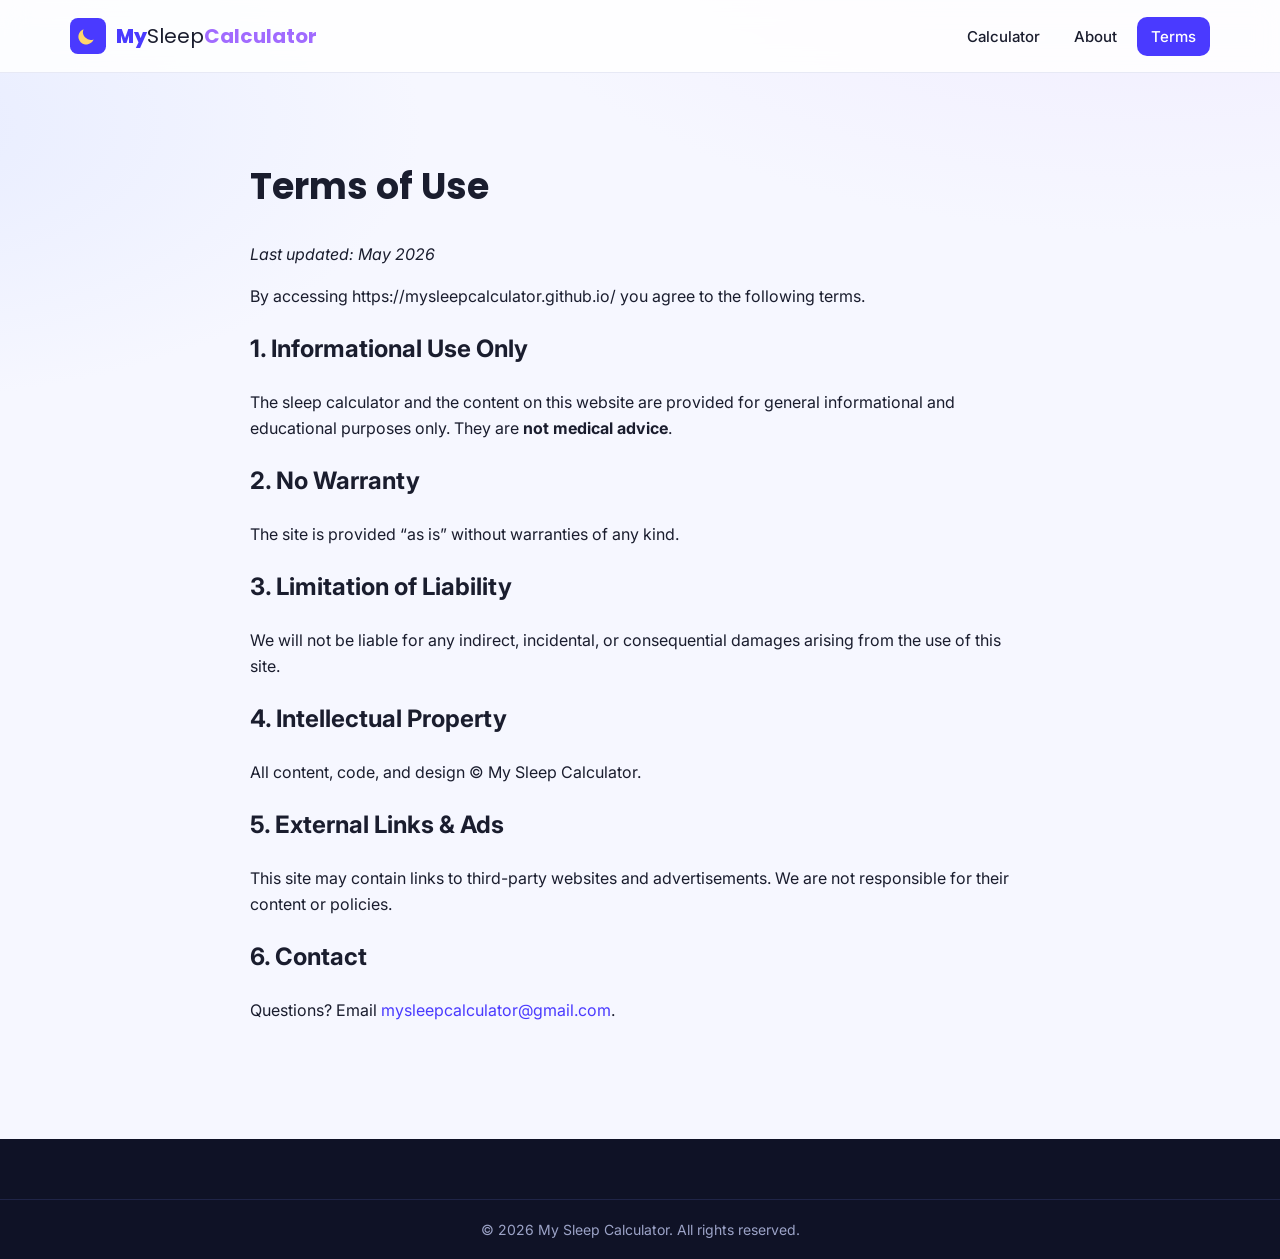
<file: terms.html>
<!DOCTYPE html>
<html lang="en"><head>
<meta charset="UTF-8" /><meta name="viewport" content="width=device-width, initial-scale=1.0" />
<title>Terms of Use – My Sleep Calculator</title>
<meta name="description" content="Terms of Use for My Sleep Calculator. Understand the rules and disclaimers for using our free sleep cycle calculator." />
<link rel="canonical" href="https://mysleepcalculator.github.io/terms.html" /><meta name="robots" content="index, follow" />
<link rel="icon" type="image/svg+xml" href="data:image/svg+xml,%3Csvg xmlns='http://www.w3.org/2000/svg' viewBox='0 0 64 64'%3E%3Crect width='64' height='64' rx='14' fill='%234a3aff'/%3E%3Cpath d='M42 38a14 14 0 0 1-18-18 14 14 0 1 0 18 18z' fill='%23ffd76b'/%3E%3C/svg%3E" />
<link rel="preconnect" href="https://fonts.googleapis.com" /><link href="https://fonts.googleapis.com/css2?family=Inter:wght@400;500;600;700;800&family=Poppins:wght@600;700;800&display=swap" rel="stylesheet" />
<link rel="stylesheet" href="style.css" /></head><body>
<header class="site-header"><div class="container header-inner">
  <a href="index.html" class="logo"><span class="logo-mark"><svg viewBox="0 0 64 64" width="36" height="36"><rect width="64" height="64" rx="14" fill="#4a3aff"/><path d="M42 38a14 14 0 0 1-18-18 14 14 0 1 0 18 18z" fill="#ffd76b"/></svg></span><span class="logo-text"><b>My</b>Sleep<span>Calculator</span></span></a>
  <nav class="main-nav"><ul><li><a href="index.html#calculator">Calculator</a></li><li><a href="about.html">About</a></li><li><a href="terms.html" class="btn-link">Terms</a></li></ul></nav>
</div></header>
<main class="container" style="max-width:820px;padding:60px 20px">
  <h1 style="font-family:Poppins;font-size:36px">Terms of Use</h1>
  <p><em>Last updated: May 2026</em></p>
  <p>By accessing https://mysleepcalculator.github.io/ you agree to the following terms.</p>
  <h2>1. Informational Use Only</h2><p>The sleep calculator and the content on this website are provided for general informational and educational purposes only. They are <strong>not medical advice</strong>.</p>
  <h2>2. No Warranty</h2><p>The site is provided “as is” without warranties of any kind.</p>
  <h2>3. Limitation of Liability</h2><p>We will not be liable for any indirect, incidental, or consequential damages arising from the use of this site.</p>
  <h2>4. Intellectual Property</h2><p>All content, code, and design © My Sleep Calculator.</p>
  <h2>5. External Links &amp; Ads</h2><p>This site may contain links to third-party websites and advertisements. We are not responsible for their content or policies.</p>
  <h2>6. Contact</h2><p>Questions? Email <a href="mailto:mysleepcalculator@gmail.com">mysleepcalculator@gmail.com</a>.</p>
</main>
<footer class="site-footer"><div class="footer-bottom"><div class="container"><p>© <span id="y"></span> My Sleep Calculator. All rights reserved.</p></div></div></footer>
<script>document.getElementById('y').textContent=new Date().getFullYear();</script></body></html>
</file>
<file: style.css>
/* ========================================================
   MY SLEEP CALCULATOR – Professional Stylesheet
   AdSense-style aggressive ad optimisation
   Palette: indigo #4a3aff + violet #a16bff + cream #fff8e7 + moon #ffd76b
   ======================================================== */

:root{
  --primary:#4a3aff;
  --primary-2:#a16bff;
  --accent:#ffd76b;
  --bg:#f6f7ff;
  --bg-2:#ffffff;
  --text:#1a1d2e;
  --muted:#5a607a;
  --border:#e7e9f5;
  --shadow: 0 10px 30px rgba(74,58,255,.10);
  --shadow-lg: 0 20px 50px rgba(74,58,255,.18);
  --radius:18px;
  --radius-sm:10px;
  --maxw:1180px;
  --anchor-h-desktop: 110px;
  --anchor-h-mobile: 70px;
  --font-body:'Inter',system-ui,-apple-system,Segoe UI,Roboto,Arial,sans-serif;
  --font-head:'Poppins',var(--font-body);
}

*,*::before,*::after{box-sizing:border-box}
html{scroll-behavior:smooth;-webkit-text-size-adjust:100%}
body{
  margin:0;font-family:var(--font-body);color:var(--text);
  background:
    radial-gradient(1200px 600px at 90% -10%, #efeaff 0%, transparent 60%),
    radial-gradient(1000px 500px at -10% 10%, #e7ecff 0%, transparent 55%),
    var(--bg);
  line-height:1.65;-webkit-font-smoothing:antialiased;
  /* leave space for bottom anchor ad */
  padding-bottom:var(--anchor-h-mobile);
}
@media (min-width:721px){ body{ padding-bottom:0 } }

img{max-width:100%;display:block}
a{color:var(--primary);text-decoration:none}
a:hover{text-decoration:underline}

.container{max-width:var(--maxw);margin:0 auto;padding:0 20px}

/* ============ SKIP LINK ============ */
.skip-link{position:absolute;left:-9999px;top:0;background:var(--primary);color:#fff;padding:10px 16px;border-radius:0 0 8px 0;z-index:9999}
.skip-link:focus{left:0}

/* ============ HEADER ============ */
.site-header{position:sticky;top:0;z-index:50;background:rgba(255,255,255,.85);backdrop-filter:saturate(150%) blur(12px);border-bottom:1px solid var(--border)}
.header-inner{display:flex;align-items:center;justify-content:space-between;height:72px;gap:16px}
.logo{display:flex;align-items:center;gap:10px;font-family:var(--font-head);font-size:20px;color:var(--text)}
.logo:hover{text-decoration:none}
.logo-text b{color:var(--primary);font-weight:800}
.logo-text span{color:var(--primary-2);font-weight:700}
.logo-mark{display:inline-flex}
.main-nav ul{display:flex;gap:6px;list-style:none;margin:0;padding:0}
.main-nav a{padding:10px 14px;border-radius:10px;color:var(--text);font-weight:500;font-size:15px}
.main-nav a:hover{background:#eef0ff;text-decoration:none;color:var(--primary)}
.main-nav .btn-link{background:var(--primary);color:#fff}
.main-nav .btn-link:hover{background:var(--primary-2);color:#fff}

.nav-toggle{display:none;background:none;border:0;width:42px;height:42px;cursor:pointer}
.nav-toggle span{display:block;height:3px;width:24px;margin:5px auto;background:var(--text);border-radius:3px;transition:.25s}
.nav-toggle[aria-expanded="true"] span:nth-child(1){transform:translateY(8px) rotate(45deg)}
.nav-toggle[aria-expanded="true"] span:nth-child(2){opacity:0}
.nav-toggle[aria-expanded="true"] span:nth-child(3){transform:translateY(-8px) rotate(-45deg)}

/* ============ HERO ============ */
.hero{padding:60px 0 30px;position:relative;overflow:hidden}
.hero::before{
  content:"";position:absolute;inset:0;
  background:
    radial-gradient(600px 300px at 80% 20%,rgba(161,107,255,.18),transparent 70%),
    radial-gradient(500px 250px at 10% 80%,rgba(74,58,255,.12),transparent 70%);
  z-index:-1;
}
.hero-grid{display:grid;grid-template-columns:1.05fr 1fr;gap:48px;align-items:center}
.eyebrow{display:inline-block;background:#fff;border:1px solid var(--border);padding:6px 14px;border-radius:999px;font-size:13px;font-weight:600;color:var(--primary);box-shadow:var(--shadow)}
.hero h1{font-family:var(--font-head);font-size:clamp(28px,4.6vw,52px);line-height:1.1;margin:14px 0 14px;font-weight:800;letter-spacing:-.5px}
.gradient-text{background:linear-gradient(90deg,var(--primary),var(--primary-2));-webkit-background-clip:text;background-clip:text;color:transparent}
.lead{font-size:18px;color:var(--muted);margin:0 0 18px}
.hero-bullets{list-style:none;padding:0;margin:0;display:grid;gap:6px;font-weight:500}
.hero-bullets li{font-size:15px}

/* ============ CALCULATOR CARD ============ */
.calc-card{background:linear-gradient(180deg,#fff,#fafbff);border:1px solid var(--border);border-radius:24px;box-shadow:var(--shadow-lg);overflow:hidden}
.calc-tabs{display:flex;background:#f1f3ff;padding:6px;gap:6px;flex-wrap:wrap}
.tab{flex:1;min-width:120px;border:0;background:transparent;padding:12px 8px;border-radius:14px;font-weight:600;cursor:pointer;color:var(--muted);font-size:14px;transition:.2s}
.tab.active{background:#fff;color:var(--primary);box-shadow:0 4px 14px rgba(74,58,255,.15)}
.tab:hover{color:var(--primary)}
.calc-body{padding:28px 26px 32px}
.calc-body label{display:block;font-weight:600;margin-bottom:10px;font-size:15px}
#time-input{width:100%;padding:18px 18px;font-size:28px;font-weight:700;border:2px solid var(--border);border-radius:14px;text-align:center;font-family:var(--font-head);color:var(--text);background:#fff}
#time-input:focus{outline:none;border-color:var(--primary);box-shadow:0 0 0 4px rgba(74,58,255,.15)}
#time-help{display:block;margin-top:8px;color:var(--muted);font-size:13px}
.btn-primary{margin-top:18px;width:100%;padding:16px 20px;border:0;border-radius:14px;cursor:pointer;font-weight:700;font-size:17px;color:#fff;background:linear-gradient(135deg,var(--primary),var(--primary-2));box-shadow:0 10px 24px rgba(74,58,255,.35);transition:.2s}
.btn-primary:hover{transform:translateY(-2px);box-shadow:0 14px 30px rgba(74,58,255,.45)}
.btn-primary span{display:inline-block;margin-left:6px;transition:.2s}
.btn-primary:hover span{transform:translateX(4px)}

.result{margin-top:22px}
.result-title{font-weight:700;margin:0 0 10px;font-size:15px;color:var(--muted)}
.result-grid{display:grid;grid-template-columns:repeat(3,1fr);gap:10px}
.result-card{background:#fff;border:1.5px solid var(--border);border-radius:14px;padding:14px 10px;text-align:center;transition:.2s}
.result-card.best{border-color:var(--primary);background:linear-gradient(180deg,#fff,#eef0ff);box-shadow:0 6px 18px rgba(74,58,255,.15)}
.result-card .rc-time{font-family:var(--font-head);font-size:22px;font-weight:800;color:var(--text)}
.result-card .rc-meta{font-size:12px;color:var(--muted);margin-top:4px}
.result-card.best .rc-meta{color:var(--primary);font-weight:700}
.result-note{margin-top:12px;font-size:13px;color:var(--muted);text-align:center}

/* ============ GENERIC SECTIONS ============ */
section{padding:60px 0}
.section-title{font-family:var(--font-head);font-size:clamp(24px,3.4vw,38px);text-align:center;font-weight:800;margin:0 0 10px;letter-spacing:-.3px}
.section-sub{text-align:center;color:var(--muted);max-width:760px;margin:0 auto 36px;font-size:17px}

/* ============ HOW IT WORKS ============ */
.how-grid{display:grid;grid-template-columns:repeat(4,1fr);gap:20px}
.how-card{background:#fff;border:1px solid var(--border);border-radius:var(--radius);padding:24px 20px;text-align:center;box-shadow:var(--shadow);transition:.25s}
.how-card:hover{transform:translateY(-4px);box-shadow:var(--shadow-lg)}
.how-num{width:46px;height:46px;border-radius:14px;margin:0 auto 14px;background:linear-gradient(135deg,var(--primary),var(--primary-2));color:#fff;font-weight:800;font-size:20px;display:flex;align-items:center;justify-content:center;font-family:var(--font-head)}
.how-card h3{margin:0 0 6px;font-family:var(--font-head);font-size:18px}
.how-card p{margin:0;color:var(--muted);font-size:14.5px}

/* ============ TABLES ============ */
.table-wrap{overflow-x:auto;background:#fff;border:1px solid var(--border);border-radius:var(--radius);box-shadow:var(--shadow)}
.age-table{width:100%;border-collapse:collapse;min-width:560px}
.age-table th,.age-table td{padding:14px 16px;text-align:left;border-bottom:1px solid var(--border);font-size:15px}
.age-table th{background:#f6f7ff;font-family:var(--font-head);font-weight:700;color:var(--primary)}
.age-table tr:last-child td{border-bottom:0}
.age-table tr:hover td{background:#fafbff}

/* ============ ARTICLE ============ */
.article{padding:60px 0;background:#fff;border-top:1px solid var(--border);border-bottom:1px solid var(--border)}
.article-body{max-width:820px;margin:0 auto}
.article-body h2{font-family:var(--font-head);font-size:32px;margin:0 0 16px;letter-spacing:-.3px}
.article-body h3{font-family:var(--font-head);font-size:22px;margin:30px 0 10px;color:var(--primary)}
.article-body p,.article-body li{font-size:16.5px;color:#2a2f48}
.article-body ul,.article-body ol{padding-left:22px}
.article-body li{margin:4px 0}

/* ============ FAQ ============ */
.faq details{background:#fff;border:1px solid var(--border);border-radius:14px;padding:16px 20px;margin-bottom:12px;box-shadow:0 4px 14px rgba(74,58,255,.05)}
.faq summary{cursor:pointer;font-weight:700;font-size:17px;list-style:none;display:flex;justify-content:space-between;align-items:center}
.faq summary::-webkit-details-marker{display:none}
.faq summary::after{content:"+";font-size:24px;color:var(--primary);font-weight:300;transition:.2s}
.faq details[open] summary::after{transform:rotate(45deg)}
.faq details p{margin:12px 0 0;color:var(--muted)}

/* ============ FOOTER ============ */
.site-footer{background:#0f1226;color:#cbd0ea;padding:60px 0 0;margin-top:40px}
.footer-grid{display:grid;grid-template-columns:1.4fr 1fr 1fr 1.2fr;gap:30px;padding-bottom:36px}
.site-footer h4{color:#fff;font-family:var(--font-head);font-size:16px;margin:0 0 14px;letter-spacing:.3px}
.site-footer ul{list-style:none;padding:0;margin:0}
.site-footer li{margin:6px 0}
.site-footer a{color:#cbd0ea}
.site-footer a:hover{color:#fff}
.logo-footer .logo-text b,.logo-footer .logo-text span{color:#fff}
.logo-footer .logo-text{color:#fff}
.footer-bottom{border-top:1px solid #1f2447;padding:18px 0;font-size:14px;color:#9ca3c7;text-align:center}
.footer-bottom p{margin:0}

/* ==========================================================
   ╔══════════════════════════════════════════════╗
   ║      ADSENSE-STYLE AD UNIT STYLES           ║
   ╚══════════════════════════════════════════════╝
   ========================================================== */

/* ===== Generic in-content ad wrapper ===== */
.ad-wrap{display:flex;flex-direction:column;align-items:center;gap:6px;margin:28px auto;padding:14px;background:#fff;border:1px dashed var(--border);border-radius:var(--radius-sm);max-width:780px;min-height:80px}
.ad-label{font-size:10px;text-transform:uppercase;letter-spacing:1.5px;color:#9aa1bd;font-weight:600}
.ad-desktop{display:block}
.ad-mobile{display:none}

/* in-article ad (inside the .article-body) */
.ad-incontent{margin:30px auto;background:#fafbff;border-style:solid;border-color:#eef0ff;max-width:520px}

/* native style (looks like part of content) */
.ad-native{background:linear-gradient(180deg,#fff,#fafbff);border:1px solid var(--border);max-width:360px;box-shadow:var(--shadow)}

/* Close button used by sliding/sticky ads */
.ad-close{
  position:absolute;top:-12px;right:-12px;width:28px;height:28px;border-radius:50%;
  background:#1a1d2e;border:2px solid #fff;color:#fff;font-size:18px;line-height:1;cursor:pointer;
  box-shadow:0 4px 14px rgba(0,0,0,.25);display:flex;align-items:center;justify-content:center;
  font-weight:700;z-index:10;transition:.2s;
}
.ad-close:hover{background:var(--primary);transform:scale(1.1)}

/* ==========================================================
   ★★★  FLOATING / SLIDING SIDE ADS (Desktop)  ★★★
   ========================================================== */
.floating-side{
  position:fixed;top:50%;transform:translateY(-50%);
  z-index:9990;
  background:#fff;border:1px solid var(--border);border-radius:14px;
  padding:10px;box-shadow:0 12px 30px rgba(0,0,0,.18);
  display:flex;flex-direction:column;align-items:center;gap:4px;
  transition:left .55s cubic-bezier(.2,.8,.2,1), right .55s cubic-bezier(.2,.8,.2,1), opacity .4s;
  opacity:0;
}
.floating-side.show{opacity:1}
.floating-side .ad-label{font-size:9px;letter-spacing:1.2px}

.floating-left{left:-220px}                 /* off-screen by default */
.floating-left.show{left:14px}              /* slide IN from left */

.floating-right{right:-220px}               /* off-screen by default */
.floating-right.show{right:14px}            /* slide IN from right */

/* hide floating side ads on small screens — they would block content */
@media (max-width: 1280px){
  .floating-side{display:none !important}
}

/* ==========================================================
   ★★★  INTERSTITIAL / VIGNETTE POPUP  ★★★
   ========================================================== */
.interstitial-backdrop{
  position:fixed;inset:0;background:rgba(15,18,38,.78);
  z-index:10000;display:flex;align-items:center;justify-content:center;
  padding:20px;backdrop-filter:blur(4px);
  animation:fadeIn .3s ease;
}
@keyframes fadeIn{from{opacity:0}to{opacity:1}}
.interstitial-card{
  position:relative;background:#fff;border-radius:18px;padding:28px 22px 18px;
  box-shadow:0 30px 80px rgba(0,0,0,.45);
  max-width:340px;width:100%;text-align:center;
  animation:popIn .35s cubic-bezier(.2,.9,.3,1.3);
}
@keyframes popIn{from{transform:scale(.85);opacity:0}to{transform:scale(1);opacity:1}}
.inter-close{position:absolute;top:-14px;right:-14px;width:34px;height:34px;font-size:22px}
.inter-close:disabled{opacity:.5;cursor:not-allowed;pointer-events:none}
.inter-body{display:flex;justify-content:center;margin:10px 0 8px;min-height:250px}
.inter-skip{font-size:12px;color:var(--muted);margin-top:6px}

/* ==========================================================
   ★★★  BOTTOM STICKY ANCHOR (AdSense-style)  ★★★
   ========================================================== */
.anchor-ad{
  position:fixed;left:0;right:0;bottom:0;
  z-index:9995;
  background:rgba(255,255,255,.97);
  backdrop-filter:blur(8px);
  border-top:1px solid var(--border);
  box-shadow:0 -6px 24px rgba(0,0,0,.10);
  display:flex;align-items:center;justify-content:center;
  padding:8px 50px;
  transform:translateY(110%);
  transition:transform .45s cubic-bezier(.2,.9,.2,1);
}
.anchor-ad.show{transform:translateY(0)}
.anchor-ad .ad-label{position:absolute;top:2px;left:12px;font-size:9px;color:#9aa1bd}
.anchor-close{position:absolute;top:-14px;right:12px;width:30px;height:30px;font-size:18px}
.anchor-inner{display:flex;justify-content:center;align-items:center;width:100%}

/* ==========================================================
   RESPONSIVE
   ========================================================== */
@media (max-width: 980px){
  .hero-grid{grid-template-columns:1fr;gap:30px}
  .how-grid{grid-template-columns:repeat(2,1fr)}
  .footer-grid{grid-template-columns:1fr 1fr;gap:24px}
}

@media (max-width: 720px){
  section{padding:44px 0}
  .hero{padding:36px 0 20px}
  .main-nav ul{position:absolute;top:72px;left:0;right:0;background:#fff;flex-direction:column;gap:0;padding:10px 16px 18px;border-bottom:1px solid var(--border);box-shadow:0 12px 24px rgba(0,0,0,.06);display:none}
  .main-nav.open ul{display:flex}
  .main-nav a{display:block;padding:12px 14px}
  .nav-toggle{display:block}
  .how-grid{grid-template-columns:1fr 1fr}
  .footer-grid{grid-template-columns:1fr 1fr}
  .ad-desktop{display:none}
  .ad-mobile{display:block}
  .result-grid{grid-template-columns:repeat(2,1fr)}
  .calc-body{padding:22px 18px 26px}
  #time-input{font-size:22px;padding:14px}
  .tab{font-size:13px;padding:10px 6px;min-width:0}

  /* anchor ad mobile compact */
  .anchor-ad{padding:6px 40px}
  .anchor-close{top:-12px;right:8px;width:26px;height:26px;font-size:16px}

  /* interstitial – smaller padding on mobile */
  .interstitial-card{padding:24px 14px 14px;max-width:320px}
  .inter-close{top:-12px;right:-12px;width:30px;height:30px;font-size:20px}
}

@media (max-width: 480px){
  .footer-grid{grid-template-columns:1fr}
  .how-grid{grid-template-columns:1fr}
  .logo-text{font-size:18px}
  .result-grid{grid-template-columns:1fr 1fr}
}

/* ============ PRINT ============ */
@media print{
  .site-header,.site-footer,.ad-wrap,.anchor-ad,.floating-side,.interstitial-backdrop,#container-0eeda2853a7f84201b1a7871b0ce9401{display:none!important}
  body{padding-bottom:0}
}
</file>
